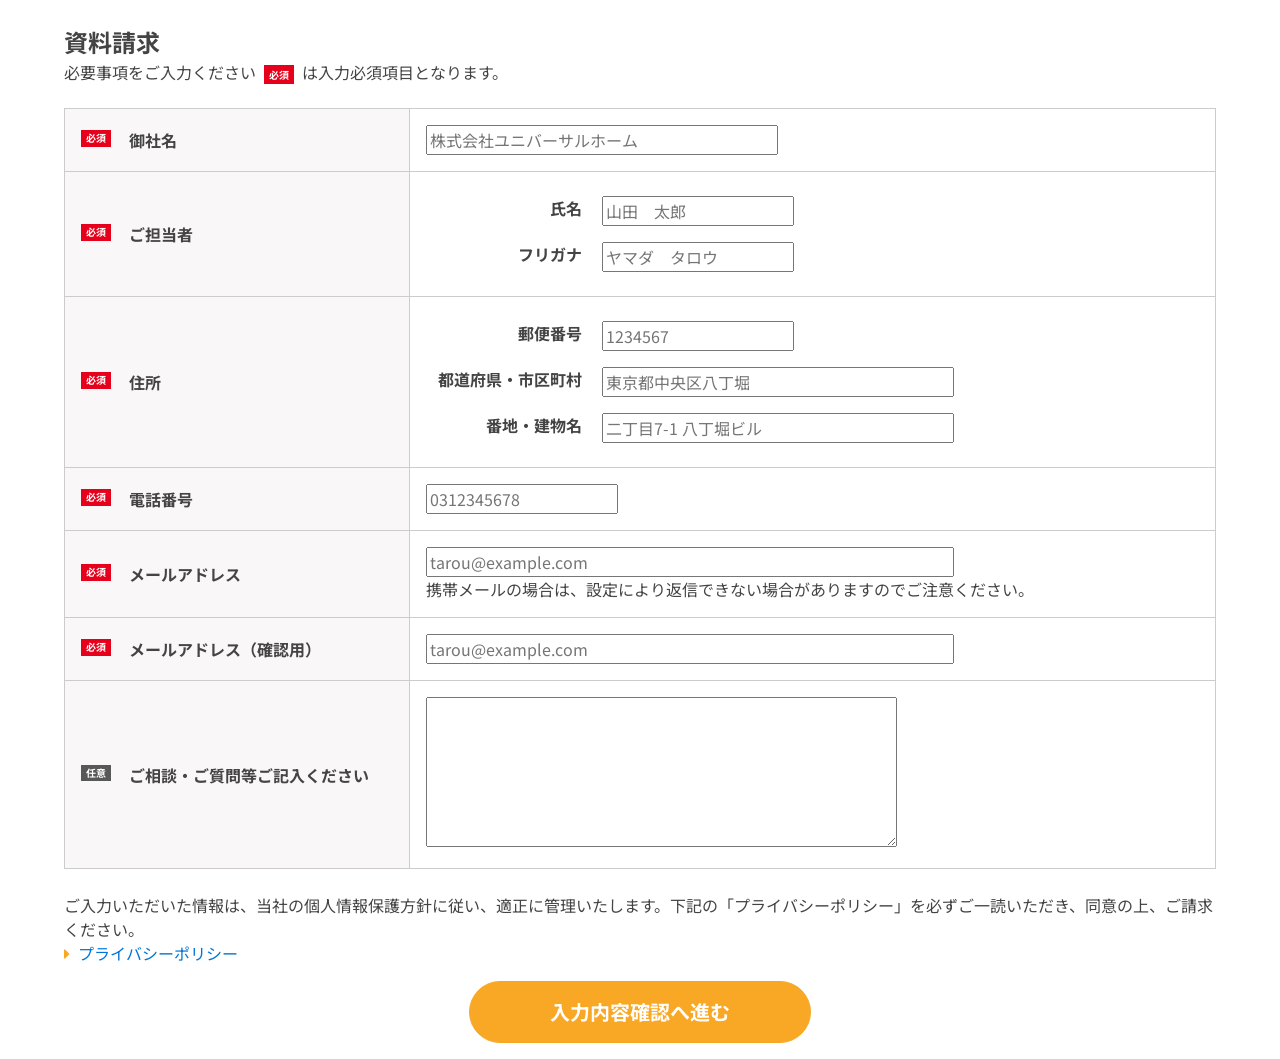
<file: form01.html>
<!doctype html>
<html lang="ja">
    <head>
        <meta charset="UTF-8">
        <meta name="viewport" content="width=device-width, initial-scale=1.0">
        <title>注文住宅FC加盟募集 | ユニバーサルホーム</title>
        <meta name="description" content="ユニバーサルホームFC加盟法人募集。商品力・ブランド力・本部支援により、地域工務店・建設会社の注文住宅事業を支援します。資料請求・個別相談はこちら。">
        <meta property="og:locale" content="ja_JP">
        <meta property="og:title" content="ユニバーサルホームFC加盟法人募集 | 注文住宅事業の成長を支援">
        <meta property="og:description" content="単独経営から、補い合う経営へ。ユニバーサルホームのFCモデルで、地域に選ばれる注文住宅事業へ。">
        <meta property="og:type" content="website">
        <!--// 以下、本番アップ時に置換必須 //-->
        <meta property="og:url" content="https://www.universalhome-fcpartner.co.jp/">
        <meta property="og:image" content="https://www.universalhome-fcpartner.co.jp/img/ogp.jpg">
        <!--// 以上 //-->
        <meta property="og:site_name" content="ユニバーサルホーム FC加盟法人募集">
        <meta name="twitter:card" content="summary_large_image">
        <link rel="icon" href="./img/favicon.ico" type="image/x-icon">
        <link rel="stylesheet" href="./css/reset.min.css">
        <link rel="stylesheet" href="./css/style.css">
        <link rel="stylesheet" href="./css/contact.css">
        <link rel="stylesheet" href="./css/catalog.css">
        <link rel="preconnect" href="https://fonts.googleapis.com">
        <link rel="preconnect" href="https://fonts.gstatic.com" crossorigin>
        <link rel="stylesheet" href="https://pro.fontawesome.com/releases/v5.3.1/css/all.css" integrity="sha384-9ralMzdK1QYsk4yBY680hmsb4/hJ98xK3w0TIaJ3ll4POWpWUYaA2bRjGGujGT8w" crossorigin="anonymous">
        <link href="https://fonts.googleapis.com/css2?family=Noto+Sans+JP:wght@200;400;700;900&display=swap" rel="stylesheet">
        <link href="https://fonts.googleapis.com/css2?family=Noto+Serif+JP:wght@200;400;700&display=swap" rel="stylesheet">
    </head>

    <body>
        <section class="form">
            <!--// 以下、本番アップ時に置換必須 //-->
            <form action="" method="post">
            <!--// 以上 //-->
                <div class="form__body">
                    <h2 class="form__title">資料請求</h2>
                    <p class="form__description">必要事項をご入力ください<span class="required__fields">必須</span>は入力必須項目となります。</p>
                    <div class="formTable">
                        <table class="entryFormTable">
                            <tbody>
                                <tr>
                                    <th><span class="must">御社名</span></th>
                                    <td><input type="text" class="wMiddle" name="name" placeholder="株式会社ユニバーサルホーム" required></td>
                                </tr>
                                <tr>
                                    <th><span class="must">ご担当者</span></th>
                                    <td>
                                        <dl>
                                            <dt>氏名</dt>
                                            <dd><input type="text" class="wShort" name="name" id="name" placeholder="山田　太郎" required></dd>
                                            <dt>フリガナ</dt>
                                            <dd><input type="text" class="wShort" name="rubi" id="rubi" placeholder="ヤマダ　タロウ" required></dd>
                                        </dl>
                                    </td>
                                </tr>
                                <tr>
                                    <th><span class="must">住所</span></th>
                                    <td>
                                        <dl>
                                            <dt>郵便番号</dt>
                                            <dd><input type="text" class="wShort" name="zipcode" id="zipcode" placeholder="1234567" required></dd>
                                            <dt>都道府県・市区町村</dt>
                                            <dd><input type="text" class="wMiddle" name="pref" id="pref" placeholder="東京都中央区八丁堀" required></dd>
                                            <dt>番地・建物名</dt>
                                            <dd><input type="text" class="wMiddle" name="address" id="address" placeholder="二丁目7-1 八丁堀ビル" required></dd>
                                        </dl>
                                    </td>
                                </tr>
                                <tr>
                                    <th><span class="must">電話番号</span></th>
                                    <td><input type="text" class="wShort" name="tel" id="tel" placeholder="0312345678" required></td>
                                </tr>
                                <tr>
                                    <th><span class="must">メールアドレス</span></th>
                                    <td><input type="email" class="wLong imeDis" name="mail01" id="mail01" placeholder="tarou@example.com" required><p>携帯メールの場合は、設定により返信できない場合がありますのでご注意ください。</p></td>
                                </tr>
                                <tr>
                                    <th><span class="must">メールアドレス（確認用）</span></th>
                                    <td><input type="email" class="wLong imeDis" name="mail02" id="mail02" placeholder="tarou@example.com" required></td>
                                </tr>
                                <tr>
                                    <th><span class="optional">ご相談・ご質問等ご記入ください </span></th>
                                    <td><textarea name="message" id="message" rows="6" cols="50"></textarea></td>
                                </tr>
                            </tbody>
                        </table>
                    </div>
                    <div class="privacyCheck">
                        <p>ご入力いただいた情報は、当社の個人情報保護方針に従い、適正に管理いたします。下記の「プライバシーポリシー」を必ずご一読いただき、同意の上、ご請求ください。</p>
                        <p><a href="https://www.universalhome.co.jp/privacy/" target="_blank"><i class="fa fa-caret-right" aria-hidden="true"></i>プライバシーポリシー</a></p>
                        <input type="submit" value="入力内容確認へ進む" id="btnSubmit" class="rollalpha">
                    </div>
            </form>
        </section>
    </body>
</html>
</file>
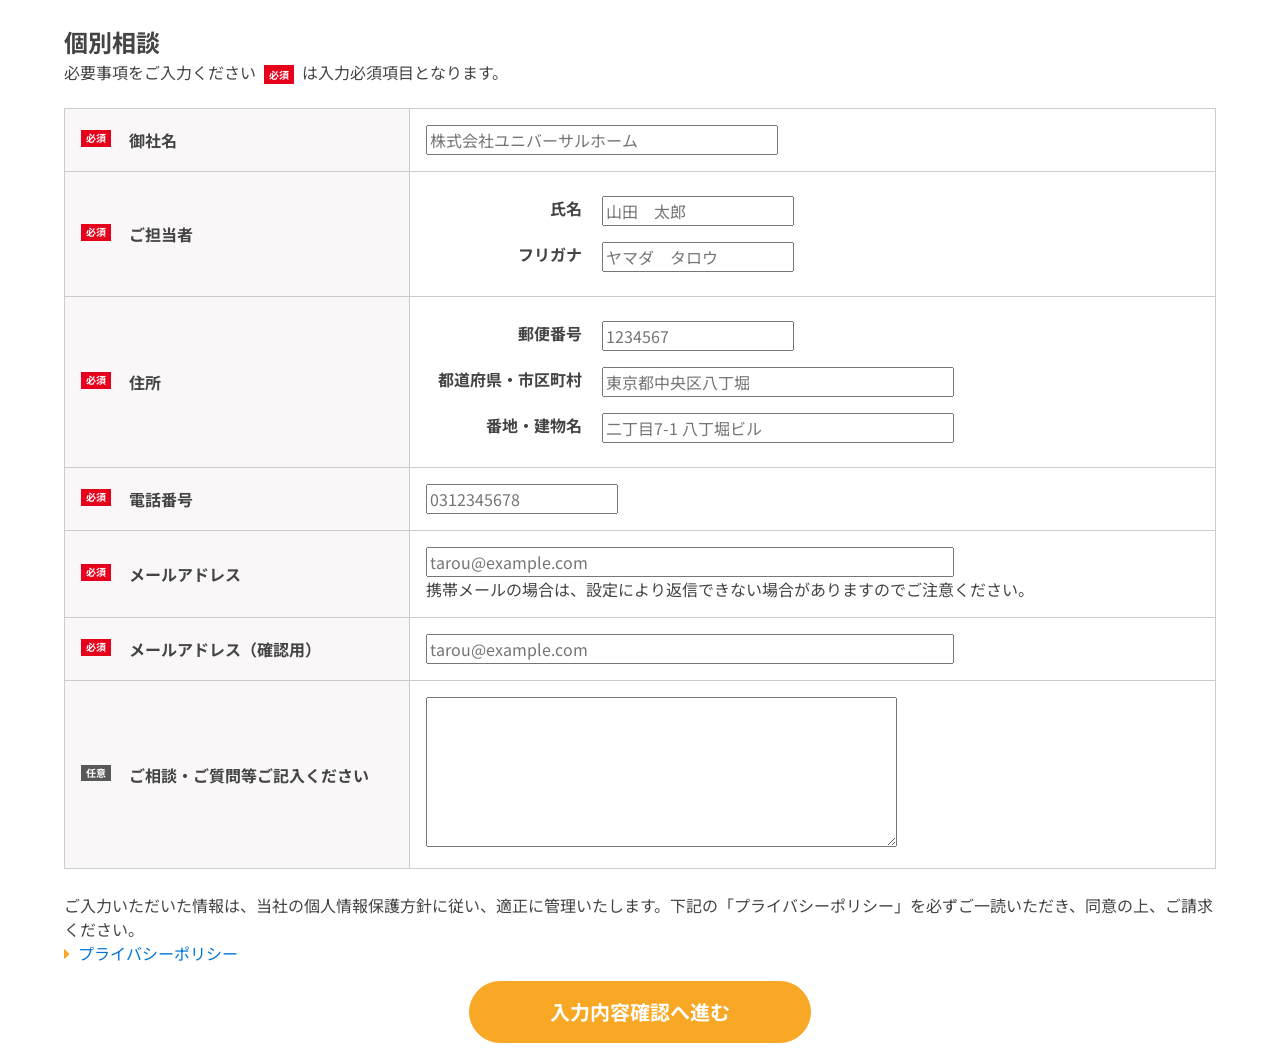
<file: form02.html>
<!doctype html>
<html lang="ja">
    <head>
        <meta charset="UTF-8">
        <meta name="viewport" content="width=device-width, initial-scale=1.0">
        <title>注文住宅FC加盟募集 | ユニバーサルホーム</title>
        <meta name="description" content="ユニバーサルホームFC加盟法人募集。商品力・ブランド力・本部支援により、地域工務店・建設会社の注文住宅事業を支援します。資料請求・個別相談はこちら。">
        <meta property="og:locale" content="ja_JP">
        <meta property="og:title" content="ユニバーサルホームFC加盟法人募集 | 注文住宅事業の成長を支援">
        <meta property="og:description" content="単独経営から、補い合う経営へ。ユニバーサルホームのFCモデルで、地域に選ばれる注文住宅事業へ。">
        <meta property="og:type" content="website">
        <!--// 以下、本番アップ時に置換必須 //-->
        <meta property="og:url" content="https://www.universalhome-fcpartner.co.jp/">
        <meta property="og:image" content="https://www.universalhome-fcpartner.co.jp/img/ogp.jpg">
        <!--// 以上 //-->
        <meta property="og:site_name" content="ユニバーサルホーム FC加盟法人募集">
        <meta name="twitter:card" content="summary_large_image">
        <link rel="icon" href="./img/favicon.ico" type="image/x-icon">
        <link rel="stylesheet" href="./css/reset.min.css">
        <link rel="stylesheet" href="./css/style.css">
        <link rel="stylesheet" href="./css/contact.css">
        <link rel="stylesheet" href="./css/catalog.css">
        <link rel="preconnect" href="https://fonts.googleapis.com">
        <link rel="preconnect" href="https://fonts.gstatic.com" crossorigin>
        <link rel="stylesheet" href="https://pro.fontawesome.com/releases/v5.3.1/css/all.css" integrity="sha384-9ralMzdK1QYsk4yBY680hmsb4/hJ98xK3w0TIaJ3ll4POWpWUYaA2bRjGGujGT8w" crossorigin="anonymous">
        <link href="https://fonts.googleapis.com/css2?family=Noto+Sans+JP:wght@200;400;700;900&display=swap" rel="stylesheet">
        <link href="https://fonts.googleapis.com/css2?family=Noto+Serif+JP:wght@200;400;700&display=swap" rel="stylesheet">
    </head>

    <body>
        <section class="form">
            <!--// 以下、本番アップ時に置換必須 //-->
            <form action="" method="post">
            <!--// 以上 //-->
                <div class="form__body">
                    <h2 class="form__title">個別相談</h2>
                    <p class="form__description">必要事項をご入力ください<span class="required__fields">必須</span>は入力必須項目となります。</p>
                    <div class="formTable">
                        <table class="entryFormTable">
                            <tbody>
                                <tr>
                                    <th><span class="must">御社名</span></th>
                                    <td><input type="text" class="wMiddle" name="name" placeholder="株式会社ユニバーサルホーム" required></td>
                                </tr>
                                <tr>
                                    <th><span class="must">ご担当者</span></th>
                                    <td>
                                        <dl>
                                            <dt>氏名</dt>
                                            <dd><input type="text" class="wShort" name="name" id="name" placeholder="山田　太郎" required></dd>
                                            <dt>フリガナ</dt>
                                            <dd><input type="text" class="wShort" name="rubi" id="rubi" placeholder="ヤマダ　タロウ" required></dd>
                                        </dl>
                                    </td>
                                </tr>
                                <tr>
                                    <th><span class="must">住所</span></th>
                                    <td>
                                        <dl>
                                            <dt>郵便番号</dt>
                                            <dd><input type="text" class="wShort" name="zipcode" id="zipcode" placeholder="1234567" required></dd>
                                            <dt>都道府県・市区町村</dt>
                                            <dd><input type="text" class="wMiddle" name="pref" id="pref" placeholder="東京都中央区八丁堀" required></dd>
                                            <dt>番地・建物名</dt>
                                            <dd><input type="text" class="wMiddle" name="address" id="address" placeholder="二丁目7-1 八丁堀ビル" required></dd>
                                        </dl>
                                    </td>
                                </tr>
                                <tr>
                                    <th><span class="must">電話番号</span></th>
                                    <td><input type="text" class="wShort imeDis" name="tel" id="tel" placeholder="0312345678" required></td>
                                </tr>
                                <tr>
                                    <th><span class="must">メールアドレス</span></th>
                                    <td><input type="email" class="wLong imeDis" name="mail01" id="mail01" placeholder="tarou@example.com" required><p>携帯メールの場合は、設定により返信できない場合がありますのでご注意ください。</p></td>
                                </tr>
                                <tr>
                                    <th><span class="must">メールアドレス（確認用）</span></th>
                                    <td><input type="email" class="wLong imeDis" name="mail02" id="mail02" placeholder="tarou@example.com" required></td>
                                </tr>
                                <tr>
                                    <th><span class="optional">ご相談・ご質問等ご記入ください </span></th>
                                    <td><textarea name="message" id="message" rows="6" cols="50"></textarea></td>
                                </tr>
                            </tbody>
                        </table>
                    </div>
                    <div class="privacyCheck">
                        <p>ご入力いただいた情報は、当社の個人情報保護方針に従い、適正に管理いたします。下記の「プライバシーポリシー」を必ずご一読いただき、同意の上、ご請求ください。</p>
                        <p><a href="https://www.universalhome.co.jp/privacy/" target="_blank"><i class="fa fa-caret-right" aria-hidden="true"></i>プライバシーポリシー</a></p>
                        <input type="submit" value="入力内容確認へ進む" id="btnSubmit" class="rollalpha">
                    </div>
                </div>
            </form>
        </section>
    </body>
</html>
</file>
<file: css/style.css>
@charset "utf-8";

:root {
    /* ---------- カスタムプロパティ(カラー設定ほか) ---------- */
    --white: rgb(255 255 255 / 1.0);
    --transparent-white: rgb(255 255 255 / 0.8);
    --black: rgb(26 26 26 / 1.0);
    --gray: rgb(88 88 88 / 1.0);
    --light-gray: rgb(244 244 244 / 1.0);
    --border-gray: rgb(215 215 215 / 1.0);
    --red: rgb(172 35 47 / 1.0);
    --cta-red: rgb(193 12 23 / 1.0);
    --dark-red: rgb(97 6 12 / 1.0);
    --light-red: rgb(172 35 47 /0.1);

    --thin: 200;
    --regular: 400;
    --bold: 700;
    --exbold: 900;
}

/* ----------- 全体レイアウト設定 ---------- */
html {
    font-family: "Noto Sans JP", sans-serif;
    font-optical-sizing: auto;
    font-weight: 400;
    font-style: normal;
    font-size: 16px;
    background-color: var(--white);
    color: var(--black);
    padding-top: env(safe-area-inset-top);
    padding-bottom: env(safe-area-inset-bottom);

}
.break,
.s-break {
    display: block;
}
a {
    display: block;
}
strong{
    color: var(--red);
    font-weight: var(--exbold);
}
.sp p.limitations__description.sp, p.group__description.sp, p.performance__footnote.sp, p.group__footnote.sp, p.closing__description.sp, h4.voice__card-title.sp {
    display: none;
}
.pc {
    display: block;
}
.m-container{
    margin: 0 auto;
}
.s-container{
    max-width: 90%;
    margin: 0 auto;
}
th{
    text-align: left;
}
.cta {
    position: relative;
    display: flex;
    align-items: center;
    justify-content: center;
    margin: 0 auto;
    padding: 1rem 1rem 1.3rem;
    width: 90%;
    background-image: url(../img/button_bg.png);
    background-size: contain;
    background-repeat: repeat-x;
    color: var(--white);
    font-size: 24px;
    font-weight: var(--bold);
    text-decoration: none;
    white-space: nowrap;
}

.cta::after {
    content: "";
    width: 32px;
    height: 24px;
    margin-left: 1rem;
    background-image: url('../img/right_arrow.png');
    background-size: contain;
    background-repeat: no-repeat;
    background-position: center;
}

.red_title {
    display: flex;
    width: 100%;
    color: var(--white);
    align-items: center;
    justify-content: center;
    font-size: 2rem;
/*    padding: 60px 0 50px;*/
    background-image: url('../img/title_bg.png');
    background-size: cover;
    background-repeat: no-repeat;
    background-position: center;
    background-color: var(--red);
}

.parentheses {
    position: relative;
    display: flex;
    align-items: center;
    justify-content: center;
    padding: 3rem 4rem;
    font-size: 2rem;
}

.parentheses::before,
.parentheses::after {
    /* content: ""; */
    position: absolute;
    top: 50%;
    width: 14px;
    height: 84px;
    transform: translateY(-50%);
    border-top: 4px solid var(--black);
    border-bottom: 4px solid var(--black);
}

.parentheses::before {
    left: 16px;
    border-left: 4px solid var(--black);
}

.parentheses::after {
    right: 16px;
    border-right: 4px solid var(--black);
}
body.is-modal-open {
    overflow: hidden;
}

.market__title,
.cooperation__title,
.results__title,
.closing__title {
    font-family: "Noto Serif JP", serif;
    font-weight: var(--thin);
}
.double-underline {
    padding-bottom: 0.5rem;
    display: inline;
    background-image:
        linear-gradient(
            to bottom,
            transparent calc(100% - 8px),
            var(--red) calc(100% - 8px),
            var(--red) calc(100% - 6px),
            transparent calc(100% - 6px),

            transparent calc(100% - 4px),
            var(--red) calc(100% - 4px),
            var(--red) calc(100% - 2px),
            transparent calc(100% - 2px)
        );
}
/* ----------- form ---------- */
.form__body {
    width: 90%;
    margin: 0 auto;
    padding-top: 1.5rem;
}

/* ----------- modal ---------- */
.open__modal {
    cursor: pointer;
}
.modal {
    position: fixed;
    inset: 0;
    opacity: 0;
    visibility: hidden;
    transition: opacity 0.3s ease, visibility 0.3s ease;
    z-index: 1000;
    height: 100vh;
    overflow-y: auto;
}

.modal.is-active {
    opacity: 1;
    visibility: visible;
}

.modal__overlay {
    display: flex;
    align-items: center;
    justify-content: center;
    min-height: 100vh;
    background: rgb(0 0 0 / 75%);
}

.modal__content {
    position: relative;
    width: 90%;
    margin: 0 auto;
    padding: 0 0 3rem;
    background: var(--white);
    z-index: 1;
}

/* ----------- FAQ ---------- */
.faq__question {
    position: relative;
    padding-right: 3rem;
    cursor: pointer;
}
.faq__question::after {
    content: "";
    position: absolute;
    top: 50%;
    right: 1rem;
    width: 0.875rem;
    height: 0.875rem;
    border-right: 0.25rem solid var(--black);
    border-bottom: 0.25rem solid var(--black);
    transform: translateY(-70%) rotate(45deg);
    transition: transform 0.3s ease;
}
.faq__item.is-open .faq__question::after {
    transform: translateY(-30%) rotate(-135deg);
}
.faq__answer {
    display: grid;
    grid-template-rows: 0fr;
    transition: grid-template-rows 0.3s ease, margin-bottom 0.3s ease, padding 0.3s ease;
}

.faq__answer-inner {
    overflow: hidden;
}

.faq__item.is-open .faq__answer {
    grid-template-rows: 1fr;
    margin: 1.5rem 0;
    background-color: var(--light-gray);
    border-top: 1px solid var(--border-gray);
    border-bottom: 1px solid var(--border-gray);
    padding:22px 0;
    line-height: 2;
}


/* ----------- form ---------- */
.required__fields,
.optional__fields {
    font-size:0.625rem;
    padding: 0.2rem 0.5rem;
    margin: 0 0.5rem;
    background-color: var(--red);
    color: var(--white);
}
.optional__fields{
    background-color: var(--gray);
}


/* ======================
   スマートフォン（〜767px）
   ====================== */
/* ----------- hero ---------- */
.hero {
    position: relative;
    aspect-ratio: 1920 / 1080;
    margin-bottom: 50px;
}
.hero::after {
    content: "";
    position: absolute;
    inset: 0;
    background-color: rgb(0 0 0 / 51%);
    z-index: 1;
    height: 160%;
}
.hero__video {
    position: absolute;
    inset: 0;
    width: 100%;
    height: 160%;
    object-fit: cover;
    z-index: 0;
}
.hero .m-container {
    position: absolute;
    color: var(--white);
    z-index: 2;
    left: 5%;
    bottom: -110px;
}
.hero .hero__title {
    display: none;
}
.hero .hero__subtitle {
    font-size: 0.875rem;
    margin-bottom: 0.5rem;
}
.hero .hero__description {
    font-size: 0.875rem;
}

/* ----------- inquiry ---------- */  
.inquiry__list {
    margin-bottom: 50px;
}
.inquiry__item {
    margin-bottom: 18px;
}

/* ----------- market ---------- */
.market {
    background-image: url('../img/market01_sp.jpg');
    background-repeat: no-repeat;
    background-size: cover;
    background-position: right 10% center;
}
.market .m-container {
    padding: 108px 5% 32px;
}
.market .market__title {
    font-size: 1.25rem;
    margin-bottom: 30px;
}
.market .market__description {
    font-size: 0.8rem;
}

/* ----------- challenges ---------- */
.challenges {
    background-image: url('../img/challenges_bg.jpg');
    background-size: cover;
    background-position: center;
    padding-bottom: 48px;
    padding-top: 3rem;
}
.challenges__title {
    font-size: 0;
    background-image: url('../img/challenges_title.png');
    background-repeat: no-repeat;
    background-size: contain;
    aspect-ratio: 837 / 88;
    max-width: 837px;
    max-height: 88px;
    width: 90%;
    margin: 0 auto 1rem;
}
.challenges__list {
    width: 90%;
    margin: 0 auto;
}
.challenges__item {
    width: 100%;
    padding: 1rem 0;
    background: var(--white);
    border-bottom: 6px solid var(--red);
    text-align: center;
}
.challenges__item {
    width: min(280px, 100%);
    margin-bottom: 36px;
    font-weight: var(--bold);
    font-size: 0.875rem;
}
.challenges__item:nth-child(odd) {
    margin-right: auto;
}
.challenges__item:nth-child(even) {
    margin-left: auto;
}
.challenges__emphasis{
    color: var(--red);
    font-size:1rem;
}
.challenges__subtitle {
    font-size: 0.875rem;
    font-weight: var(--bold);
    text-decoration: underline dashed var(--red) 5px;
    text-underline-offset: 0.25em;
    line-height: 2;
    width: fit-content;
    text-align: center;
    margin: 0 auto;
}

/* ----------- limitations ---------- */
.limitations {
    background-color: var(--light-gray);
}
.limitations__title {
    font-size: 0;
    background-image: url('../img/solution_ttl.png');
    background-repeat: no-repeat;
    background-size: cover;
    aspect-ratio: 750 / 216;
    width: 100%;
    margin: 0 auto;
    max-height: 140px;
}
.limitations .m-container {
    padding: 2.5rem 0;
}
.limitations .s-container {
    background-color: var(--white);
    box-shadow: 0px 3px 16px rgba(0, 0, 0, 0.16);
    padding: 40px;
}
.limitations__list {
    display: grid;
    grid-template-columns: repeat(2, 1fr);
    gap: 1rem;
}
.limitations__item {
    position: relative;
    display: flex;
    aspect-ratio: 1;
    font-size: 0;
    background-repeat: no-repeat;
    background-size: contain;
}
.limitations__item.one {
    background-image: url('../img/limitations_icon01.jpg');
}
.limitations__item.two {
    background-image: url('../img/limitations_icon02.jpg');
}
.limitations__item.three {
    background-image: url('../img/limitations_icon03.jpg');
}
.limitations__item.four {
    background-image: url('../img/limitations_icon04.jpg');
}
.limitations__arrow {
    display: block;
    aspect-ratio: 138 / 133;
    width: 108px;
    margin: 40px auto 50px;
    font-size: 0;
    background-image: url('../img/bottom_arrow.png');
    background-size: contain;
    background-repeat: no-repeat;
}
.limitations__description{
    display: block;
    width: 90%;
    margin: 0 auto;
    background-color: var(--white);
    border: 4px solid var(--red);
    font-size: .75rem;
    text-align: center;
    padding: 0.5rem;
}

/* ----------- comparison ---------- */
.comparison {
    font-size: 0.875rem;
}
.comparison__title {
    font-size: 0;
    background-image: url('../img/comparison_title.png');
    background-repeat: no-repeat;
    background-size: contain;
    aspect-ratio: 602 / 106;
    max-width: 602px;
    max-height: 106px;
    width: 90%;
    margin: 2rem auto;
}
.comparison__image {
    width: 90%;
    margin: 0 auto;
}
.comparison__group-title {
    display: block;
    margin: 1rem auto 1.5rem;
    text-align: center;
    width: 90%;
    border-bottom: 2px solid var(--black);
}
.comparison .s-container{
    height: 100%;
    margin-bottom: 60px;
    padding: 1rem 0;
    box-shadow: 0px 3px 16px rgba(0, 0, 0, 0.16);
}
.comparison__box h4{
    display: block;
    width: 90%;
    text-align: center;
    font-weight: var(--exbold);
    color: var(--white);
    border-radius: 10px 10px 0 0;
    margin: 0 auto;
    padding: 0.875rem;
}
.comparison__box--strength h4{
    background-color: var(--red);
}
.comparison__box--weakness h4{
    background-color: var(--gray);
}
.comparison__list{
    display: block;
    width: 90%;
    padding: 1rem;
    margin: 0 auto 44px;
    box-shadow: 0px 3px 16px rgba(0, 0, 0, 0.16);
}
.comparison__conclusion {
    font-size: 2rem;
}
.comparison__conclusion {
    display: block;
    margin: 50px auto;
    text-align: center;
    font-size: 1rem;
    width: 90%;
}

/* ----------- cooperation ---------- */
.cooperation {
    width: 100%;
    padding: 64px 0;
    aspect-ratio: 750 / 792;
    background-image: url('../img/cooperation01.jpg');
    background-size: cover;
    background-repeat: no-repeat;
    background-position: center;
}
.cooperation .m-container {
    width: 90%;
    aspect-ratio: 675 / 583;
    background-color: rgba(255, 255, 255, 0.94);
    margin: 0 auto;
    padding: 32px;
}
.cooperation .cooperation__title {
    width: 100%;
    display: block;
    border-top: 2px solid var(--black);
    border-bottom: 2px solid var(--black);
    font-size: 1rem;
    padding: 24px 0;
    margin: 0 auto 20px;
    text-align: center;
}
.cooperation .cooperation__description {
    font-size: 0.875rem;
    display: block;
    margin: 0 auto;
    text-align: left;
    line-height: 2rem;
}

/* ----------- orders ---------- */
.orders__title {
    font-size: 0;
    background-image: url('../img/orders_title.png');
    background-repeat: no-repeat;
    background-size: contain;
    aspect-ratio: 750 / 140;
    width: 100%;
    margin: 0 auto 1rem;
    max-height: 140px;
}
.orders .m-container {
    width: 90%;
    margin: 0 auto;
}
.orders .s-container {
    max-width: 100%;
    width: 100%;
}
.orders .orders__image {
    width: 100%;
    margin: 0 auto 30px;
}
.orders .orders__description {
    font-size: 0.875rem;
    margin: 0 auto 48px;
}
.orders .orders__block {
    width: 100%;
    margin: 0 auto 50px;
    box-shadow: 0px 3px 16px rgba(0, 0, 0, 0.16);
    padding: 40px 0;
}
.orders .orders__block .orders__block-title {
    display: block;
    margin: 0 auto 2.5rem;
    text-align: center;
    color: var(--red);
    font-weight: var(--bold);
    font-size: 1.25rem;
}
.orders .orders__block--confidence {
    background: url('../img/triangle.png') left top / 25% no-repeat, url('../img/confidence.png') right bottom / 35% no-repeat;
}
.orders .orders__block--product-appeal {
    background: url('../img/triangle.png') left top / 25% no-repeat, url('../img/product-apeal.png') right bottom / 35% no-repeat;
}
.orders .orders__block--co-creation {
    background: url('../img/triangle.png') left top / 25% no-repeat, url('../img/co-coreation.png') right bottom / 35% no-repeat;
}
.orders .orders__block .orders__block-description {
    font-size: 0.875rem;
    margin: 0 auto 30px;
    width: 90%;
}
.orders .orders__block .orders__list {
    margin: 0 auto 30px;
    width: 90%;
}
.orders .orders__block .orders__item{
    position: relative;
    padding-left: 1.5rem;
    font-size: 0.875rem;
}
.orders .orders__block .orders__item::before {
    position: absolute;
    content: "";
    width: 1rem;
    height: 1.5rem;
    left: 0;
    background-image: url('../img/checkmark.png');
    background-size: contain;
    background-repeat: no-repeat;
    background-position: center;
}


/* ----------- results ---------- */
.results {
    background-image: url('../img/results01.jpg');
    background-size: cover;
    background-repeat: no-repeat;
    aspect-ratio: 750 / 646;
    color: var(--white);
    padding: 48px 5%;
    margin-bottom: 36px;
}
.results .m-container {
    display: block;
    justify-content: space-between;
    gap: 36px;
    position: relative;
}
.results .results__title {
    font-size: 1.1rem;
    margin-bottom: 1rem;
}
.results .results__text {
    flex: 1;
}
.results .results__description {
    font-size: 0.875rem;
    line-height: 2;
}
.results .results__photo {
    display: flex;
    width: 100%;
    position: relative;
    margin-top: 1rem;
}

/* ----------- management ---------- */
.management__title {
    font-size: 0;
    background-image: url('../img/management_title.png');
    background-repeat: no-repeat;
    background-size: contain;
    aspect-ratio: 511 / 88;
    max-width: 511px;
    max-height: 88px;
    width: 90%;
    margin: 0 auto 1rem;
}
.management__features {
    font-size: 0;
    aspect-ratio: 624 / 482;
    background-image: url('../img/management.png');
    background-repeat: no-repeat;
    background-size: contain;
    width: 90%;
    margin: 25px auto 80px;
}

/* ----------- performance ---------- */
.performance {
    background-color: var(--light-gray);
    padding-bottom: 6rem;
}
.performance__title {
    font-size: 0;
    background-image: url('../img/performance_title.png');
    background-repeat: no-repeat;
    background-size: cover;
    aspect-ratio: 750 / 140;
    width: 100%;
    margin: 0 auto 1rem;
    max-height: 140px;
}
.performance .performance__subtitle {
    font-size: 0;
    background-image: url('../img/performance_subtitle.png');
    background-repeat: no-repeat;
    background-size: contain;
    aspect-ratio: 446 / 103;
    max-width: 446px;
    margin: 0 auto 62.5px;
}
.performance .performance__card {
    width: 100%;
    margin: 0 auto 4.5rem;
    padding: 25px 0 35px;
    font-size: 0;
    background-size: contain;
    background-repeat: no-repeat;
}
.performance .performance__card--results_1 {
    aspect-ratio: 560 /250;
    background-image: url('../img/results_1_0.png');
}
.performance .performance__card--results_2 {
    aspect-ratio: 560 / 250;
    background-image: url('../img/results_2_0.png');
}
.performance .performance__card--results_3 {
    aspect-ratio: 560 / 250;
    background-image: url('../img/results_3_0.png');
}

.performance .performance__card--results_4 {
    aspect-ratio: 560 / 250;
    background-image: url('../img/results_4_0.png');
}

.performance .performance__footnote {
    color: #4B4444;
    font: normal normal normal 12.5px / 18px Hiragino Sans;
    text-align: center;
    padding: 0 .5rem;
}

/* ----------- award ---------- */
.award .m-container {
    width: 90%;
    border-top: 9px solid var(--red);
    margin: 50px auto;
    padding: 0 0 28px;
    box-shadow: 0px 3px 16px rgba(0, 0, 0, 0.16);
}
.award .award__card-title {
    font-size: 1.5rem;
    font-weight: var(--bold);
    margin: 1.25rem auto 0.5rem;
    text-align: center;
}
.award .award__list {
    width: 81%;
    display: flex;
    margin: 0 auto;
    gap: 1.5rem;
}
.award .award__item {
    font-size: 0;
    aspect-ratio: 372 / 184;
    background-repeat: no-repeat;
    background-size: contain;
    position: relative;
}
.award__item:not(:last-child)::after {
    content: "";

    position: absolute;
    top: 10%;
    right: -16px;

    width: 1px;
    height: 80%;

    background-color: var(--border-gray);
}

.award .award__result-gooddesign {
    width: 33%;
    background-image: url('../img/good-design.png');
}
.award .award__result-kidsdesign {
    width: 34%;
    background-image: url('../img/kids-design.png');
}
.award .award__result-japan {
    width: 33%;
    background-image: url('../img/jra.png');
}
/* ----------- group ---------- */
.group {
    margin-bottom: 5rem;
}
.group .group__title {
    font-size: 0;
    background-image: url('../img/group_title.png');
    background-repeat: no-repeat;
    background-size: contain;
    aspect-ratio: 595 / 88;
    max-width: 595px;
    max-height: 88px;
    width: 90%;
    margin: 5rem auto 3.75rem;
}

p.group__description {
    font: normal normal bold 20px / 36px Hiragino Sans;
}

.group .m-container{
    position: relative;
    width: 90%;
    margin: 0 auto;
    text-align: center;
    font-size: 1.25rem;
}
.group .s-container{
    font-size: 0;
    background-image: url('../img/group_text.png');
    background-size: contain;
    background-repeat: no-repeat;
    aspect-ratio: 710 / 195;
    width: 100%;
}
.group .group__logo {
    display: block;
    font-size: 0;
    aspect-ratio: 410 / 120;
    width: 50%;
    margin: 0 auto;
    max-width: 410px;
    max-height: 120px;
}

p.group__footnote {
    color: #4B4444;
    font-size: .875rem;
    text-align: center;
    padding: 3rem 0;
}
/* ----------- voice ---------- */
.voice {
    margin-bottom: 5rem;
}
.voice .voice__title {
    font-size: 0;
    background-image: url('../img/voice_title.png');
    background-repeat: no-repeat;
    background-size: cover;
    aspect-ratio: 750 / 139;
    width: 100%;
    margin: 3.75rem auto 2.5rem;
    max-height: 140px;
}
.voice .voice__card {
    width: 90%;
    margin: 0 auto 40px;
    padding-block: 60px;
    padding-inline: 2rem;
    background-color: var(--light-gray);
    display: grid;
    grid-template-columns: 146px 1fr auto;
    align-items: center;
    gap: 2rem;
    cursor: pointer;
}

.voice__card-image {
    width: 146px;
    aspect-ratio: 1;
    border-radius: 50%;
    object-fit: cover;
}

img.voice___card-image.voice___card-image2 {
    object-position: left;
}

.voice__card-heading {
    margin-bottom: 1.5rem;
    font-size: 1.2rem;
    font-weight: var(--bold);
    line-height: 1.6;
}

.voice__card-heading strong {
    color: var(--red);
}

.voice__card-title {
    font-size: 1rem;
    font-weight: var(--bold);
    margin-bottom: 1rem;
}

.voice__card-description {
    position: relative;
    padding-right: 45px;
    font-size: 1rem;
    font-weight: var(--bold);
    white-space: nowrap;
    text-align: right;
}

.voice__card-description::after {
    content: "";
    position: absolute;
    top: 50%;
    right: 0;
    width: 40px;
    aspect-ratio: 1;
    background-image: url("../img/plus.png");
    background-size: contain;
    background-repeat: no-repeat;
    transform: translateY(-50%);
}
.voice .voice__card {
    display: block;
}
.voice .voice___card-image {
    border-radius: 50%;
    width: 145px;
    height: 145px;
    object-fit: cover;
    margin: 0 auto;
}

/* ----------- modal ---------- */
.modal .modal__header {
    display: flex;
    background-color: var(--red);
    color: var(--white);
    align-items: center;
    justify-content: flex-start;
    margin-bottom: 3rem;
}
.modal .modal__body {
    margin-top: 30px;
}
.modal .modal__close {
    position: fixed;
    top: 0;
    right: 5%;
    cursor: pointer;
    z-index: 100;
}
.modal .modal__header-body {
    width: 100%;
    padding: 1rem 5rem 1rem 13rem;
}
.modal .modal__title {
    font: normal normal normal 30px/45px Hiragino Sans;
}

.modal h4 {
    font: normal normal normal 20px/40px Hiragino Sans;
    padding-top: 1rem;
}

.modal .modal__subtitle {
    font-size: 1.25rem;
}
.modal .modal__title-emphasis {
    color: var(--white) !important;
}
.modal .modal__info {
    width: 90%;
    margin: 0 auto 1rem;
}
.modal__company,
.modal__shop {
    border: 1px solid var(--gray);
    padding: 0.875rem;
    margin-bottom: 1rem;
}

.modal__company-list,
.modal__shop-list {
    display: grid;
    grid-template-columns: 96px 1fr;
    gap: 1rem;
    align-items: center;

    margin: 0;
}

.modal__company-term,
.modal__shop-term {
    display: flex;
    align-items: center;
    justify-content: center;
    padding: 0.8rem 1rem;
    background-color: var(--red);
    color: var(--white);
    font-size: 0.875rem;
    font-weight: var(--bold);
    text-align: center;
}

.modal__company-term {
    background-color: var(--gray);
}

.modal__company-description,
.modal__shop-description {
    margin: 0;
    line-height: 1.8;
    font-size: 0.875rem;
}
.modal__text {
    width: 90%;
    margin:0 auto;
}
.modal__question {
    position: relative;
    padding: 2rem 0 0 2rem;
    font-size: 1.75rem;
    font-weight: var(--bold);
    line-height: 1.6;
    margin-bottom: 2rem;
}
.modal__question::before {
    content: "“";
    position: absolute;
    top: 0.2rem;
    left: 1rem;
    z-index: 0;
    color: hsl(0 0% 85%);
    font-size: 7rem;
    line-height: 1;
    font-family: serif;
    z-index: -1;
}
.modal__question strong,
.modal__question {
    position: relative;
    z-index: 1;
}
.modal__answer {
    margin-bottom: 2rem;
}

/* .modal .modal__facephoto {
    width: 30%;
} */
.modal__photo-image {
    margin: 0 auto;
}
/* ----------- products ---------- */
.products {
    width: 100%;
    background-color: var(--light-gray);
    padding: 4rem 0;
    position: relative;
}
.products__title{
    font-size: 40px;
    line-height: 135px;
    text-align: center;
    background-image: url('../img/products_title.png');
    background-size: contain;
    background-repeat: no-repeat;
    aspect-ratio: 710 / 195;
    width: 100%;
}
.products__list {
    width: 90%;
    margin: 0 auto 0;
    padding: 60px 0;
    border-top: 4px solid var(--red);
    background-color: var(--white);
}
.products__item {
    margin: 0 1rem 50px;
}
.products__item-title {
    font-size: 1rem;
    font-weight: var(--exbold);
    display: flex;
    align-items: center;
    justify-items: center;
}
.products__item-number {
    margin:0 2rem 18px 0;
    width: 2rem;
}
.products__content {
    width: 80%;
    margin: 0 auto;
}
.products__feature-list {
    list-style-type: disc;
    list-style-position: inside;
}
.products__feature-item {
    font-size: 0.875rem;
    margin-bottom: 0.875rem;
}

/* ----------- support ---------- */
.support {
    margin-bottom: 3rem;
}
.support__title {
    font-size: 0;
    background-image: url('../img/support_title.png');
    background-repeat: no-repeat;
    background-size: contain;
    aspect-ratio: 512 / 88;
    max-width: 512px;
    max-height: 88px;
    width: 90%;
    margin: 3.75rem auto 2rem;
}

.support__subtitle {
    font-size: 0;
    background-image: url('../img/support_subtitle.png');
    background-repeat: no-repeat;
    background-size: contain;
    aspect-ratio: 596 / 138;
    max-width: 596px;
    max-height: 138px;
    margin: 0 auto 2rem;
    width: 90%;
}
.support__card {
    width: 90%;
    margin: 0 auto 30px;
    padding: 0 0 20px;
    background-color: var(--light-gray);
    text-align: center;
}
.support__card-number {
    width: 100%;
    font-size: 1.25rem;
    border-radius: 0.5rem 0.5rem 0 0;
    color: var(--white);
    background-color: var(--red);
    padding: 0.5rem 0;
}
.support__card-image {
    width: 100%;
    margin-bottom: 2rem;
}
.support__card-title {
    font-size: 1rem;
    font-weight: var(--bold);
    margin-bottom: 1rem;
}
.support__list{
    font-size: 0.875rem;
    text-align: left;
    padding: 0 1rem;
    list-style: inside;
}
.support__card-description,
.support__item {
    font-size: 0.875rem;
    /* font-weight: var(--bold); */
}
/* ----------- introduction ---------- */
.introduction__title {
    font-size: 0;
    background-image: url('../img/introduction_title.png');
    background-repeat: no-repeat;
    background-size: contain;
    aspect-ratio: 750 / 140;
    width: 100%;
    margin: 3.75rem auto 0;
    max-height: 140px;
}

.introduction__subtitle {
    font-size: 0;
    background-image: url('../img/introduction_subtitle.png');
    background-repeat: no-repeat;
    background-size: contain;
    background-position: center;
    aspect-ratio: 272 / 88;
    max-width: 512px;
    max-height: 88px;
    width: 90%;
    margin: 0 auto 2.5rem;
}

.introduction .m-container {
    background-color: var(--light-gray);
    padding: 5rem 0 3rem;
}
.introduction .introduction__list {
    font-size: 0;
    width: 150px;
    height: auto;
    aspect-ratio: 223 / 877;
    margin: 2rem auto 0;
    background-image: url('../img/introduction_sp.png');
    background-repeat: no-repeat;
    background-size: contain;
}

/* ----------- faq ---------- */
.faq .m-container {
    width: 90%;
    margin: 0 auto 80px;
}
.faq .faq__title {
    font-size: 0;
    background-image: url('../img/faq_title.png');
    background-repeat: no-repeat;
    background-size: contain;
    background-position: center;
    aspect-ratio: 302 / 88;
    max-width: 512px;
    max-height: 88px;
    width: 90%;
    margin: 2.5rem auto 2rem;
}
.faq .faq__question {
    height: 2rem;
    background-image: url('../img/question.png');
    background-repeat: no-repeat;
    background-size: 2rem 2rem;
    background-position: 0.5rem;
    padding-left: 3rem; 
    margin-bottom: 1rem;
}
.faq .faq__answer-inner {
    background-image: url('../img/answer.png');
    background-repeat: no-repeat;
    background-size: 2rem 2rem;
    background-position: 0.5rem 0;
    padding-left: 3rem;
    margin-bottom: 0;
}
/* ----------- closing ---------- */
.closing {
    background-image: url('../img/footer.jpg');
    background-size: cover;
    background-repeat: no-repeat;
    background-position: center;
    color: var(--white);
    padding-block: 50px;
    padding-inline: clamp(24px, 8vw, 120px);
}
.closing .closing__title {
    width: fit-content;
    display: block;
    margin: 0 auto;
    line-height: 4rem;
    border-top: 2px solid var(--white);
    border-bottom: 2px solid var(--white);
    font-size: 1rem;    
}
.closing .closing__description {
    font-size: 1rem;
    margin: 1.5rem auto;
    width: fit-content;
    text-align: center;
}
.closing .closing__list {
    display: block;
    width: 100%;
    margin: 0 auto;
}
.closing .closing__item {
    margin-bottom: 1rem;
    flex: 1;
}
/* ----------- footer ---------- */
.footer {
    background-color: var(--light-gray);
    padding: 48px 0 72px;
    color: var(--gray);
}
.footer .footer__logo {
    font-size: 0;
    background-image: url('../img/ig_universalhome_logo.png');
    background-repeat: no-repeat;
    background-size: contain;
    width: 80%;
    max-width: 549px;
    max-height: 94px;
    aspect-ratio: 375 / 64;
    margin: 0 auto 32px;
}
.footer .footer__logo a {
    width: 100%;
    height: 100%;
}
.footer .footer__title {
    font-size: .8rem;
    font-weight: var(--bold);
    margin-bottom: 40px;
    text-align: center;
}
.footer .footer__list {
    width: fit-content;
    display: flex;
    gap: 2rem;
    margin: 0 auto;
}
.footer .footer__item {
    align-content: center;
    font-size: .75rem;
}
.footer .instagram {
    width: 2rem;
    height: 2rem;
    font-size: 0;
    background-image: url('../img/icon_instagram.png');
    background-repeat: no-repeat;
    background-size: contain;
}
.footer .instagram a{
    width: 100%;
    height: 100%;
}
/* ----------- float__inquiry ---------- */
.float__header{
    background-color: var(--transparent-white);
    position: fixed;
    left: 0;
    top: 0;
    width: 100%;
    padding: 1rem 0;
    z-index: 999;
    transition: opacity 0.3s ease;
}

/* .float__header > .m-container {
    margin-left: .5rem;
} */

.float__header h2 {
    font-size: 0;
    background-image: url('../img/ig_universalhome_logo.png');
    background-repeat: no-repeat;
    background-size: contain;
    background-position: center;
    width: 35%;
    max-width: 350px;
    height: auto;
    aspect-ratio: 549 / 94;
    margin-left: .5rem;
    display: block;
}
.float__header h2 a {
    width: 100%;
    height: 100%;
}

/* ----------- float__inquiry ---------- */
.float__inquiry {
    background-color: var(--transparent-white);
    position: fixed;
    left: 0;
    bottom: 0;
    width: 100%;
    padding: 1rem 0;
    z-index: 999;
    transition: opacity 0.3s ease;
    display: flex;
}
.float__inquiry .m-container {
    justify-content: space-between;
    align-items: center;
    width: 90%;
    margin: 0 auto;
}
.float__inquiry.is-hidden {
    opacity: 0;
    pointer-events: none;
}
.float__inquiry__list {
    display: flex;
    width: fit-content;
    gap: 2rem;
    width: 100%;
}
.float__inquiry__item {
    width: 100%;
}
.float__inquiry__list .cta {
    width: 100%;
    padding: .875rem .875rem 1rem;
    font-size: 24px;
}

@media (max-width: 767px) {
    .sp, .sp p.limitations__description.sp, p.group__description.sp, p.performance__footnote.sp, p.group__footnote.sp, p.closing__description.sp, h4.voice__card-title.sp {
        display: block;
    }

    .pc {
        display: none;
    }

    .float__header h2 {
        width: 180px;
        margin-left: .5rem;
    }

    .hero .hero__subtitle {
        font-size: 1.1rem;
    }

    .market {
        background-size: cover;
        background-position: center right;
    }

    .market .m-container {
        padding: 200px 5% 100px;
    }

    .market .market__title {
        margin-bottom: 30px;
    }

    .limitations__title, .orders__title, .performance__title, .voice .voice__title, .introduction__title {
        height: 70px;
    }

    .limitations__title {
        background-size: contain;
    }

    .limitations .s-container {
        padding: 1rem;
    }

    .challenges__subtitle {
        font-size: 1.2rem;
        padding: 0 5%;
    }

    .performance .performance__subtitle {
        max-width: 280px;
        margin: 2rem auto;
    }

    .performance .performance__card {
        margin: 0 auto 2rem;
    }

    p.performance__footnote.sp {
        font-size: .7rem;
        text-align: left;
        padding: 0 7%
    }

    .award .award__list {
        width: 100%;
        gap: 5px;
    }

    .award .award__result-gooddesign, .award .award__result-kidsdesign, .award__item.award__result-japan {
        width: 100%;
        max-width: 250px;
        margin: 0 auto;
    }

    .award__item::after {
        display: none;
    }

    .award .award__card-title {
        font-size: .85rem;
    }

    .group .m-container {
        width: 100%;
    }

    p.group__description {
        font-size: 1rem;
        line-height: 1.5;
        padding-top: 0;
    }

    .voice .voice__card {
        padding-block: 30px;
        padding-inline: 0;
    }

    .voice__card-title {
        font-size: 1.15rem;
        text-align: center;
        margin: 2rem 0;
    }

    .s-container {
        margin: 2rem auto;
    }

    .group .group__title {
        margin: 4rem auto 0;
    }

    .group .s-container {
        background-position: center;
        aspect-ratio: auto;
    }

    .group .group__logo {
        margin: 5rem auto 0;
    }

    h2.products__title {
        max-width: 350px;
        margin: 0 auto;
        font-size: 1.15rem;
        line-height: 40px;
    }

    .products__item-number {
        margin: 0 1rem 18px 0;
    }

    .products__content {
        width: 100%;
    }

    .products__item-title {
        font-size: 1.1rem;
    }

    .products__feature-item {
        font-size: 1rem;
    }

    img.products__feature-image {
        padding: 1rem;
    }

    .products__item {
        margin: 0 1rem 0;
    }

    .support__card-title {
        font-size: 1.2rem;
    }

    .support__item {
        font-size: 1rem;
    }

    .introduction__subtitle, .faq .faq__title {
        max-height: 60px;
    }

    p.faq__answer-inner {
        padding-right: 1rem;
    }

    .footer {
        padding: 2rem .5rem;
    }

    .parentheses::before, .parentheses::after {
        height: 50px;
    }

    .parentheses {
        padding: 1rem 2rem;
    }

    .modal__content {
        width: 100%;
    }

    .modal .modal__header {
        flex-direction: column;
    }

    .modal__company-list, .modal__shop-list {
        display: flex;
        flex-direction: column;
    }

    .modal .modal__facephoto {
        width: 100%;
    }

    .modal__company-term, .modal__shop-term {
        width: 100%;
    }

    .modal .modal__header-body {
        width: 100%;
        padding: 2rem 1rem;
    }

    .modal .modal__title {
        font: normal normal normal 1.2rem / 1.75rem Hiragino Sans;
    }

    .modal h4 {
        font: normal normal normal 1rem / 1.25rem Hiragino Sans;
    }

    .modal__company-description, .modal__shop-description {
        font-size: 1rem;
    }

    .modal__question {
        font-size: 1.2rem;
    }

    .cta, .float__inquiry__list .cta {
        font-size: 16px;
    }

    .cta::after {
        height: 16px;
    }
}


/* ======================
   PC（768px〜）
   ====================== */
@media (min-width: 500px) {
    .closing .closing__title {
        font-size: 2rem;    
    }
    .closing .closing__description {
        font-size: 1.25rem;
    }
}
/* ======================
   PC（768px〜）
   ====================== */
@media (min-width: 768px) {
    .m-container {
        max-width: 1440px;
    }
    /* ----------- hero ---------- */
    .hero {
        aspect-ratio: 1440 /850;
        height: 100%;
        margin-bottom: 0;
    }

    .hero::after, .hero__video {
        height: 100%;
    }

    .hero .m-container {
        position: absolute;
        color: var(--white);
        z-index: 2;
        left: 100px;
        bottom: 102px;
    }

    .hero .hero__subtitle {
        font-size: 40px;
        margin-bottom: 68px;
    }
    .hero .hero__description {
        font-size: 21px;
    }

    /* ----------- market ---------- */
    .market {
        background-position: left center;
        
    }

    .market .m-container {
        padding: 123px 220px 159px;
    }

    .market .market__title {
        font-size: 36px;
    }

    .market .market__description {
        font: normal normal normal 16px/36px Hiragino Sans;
    }

    /* ----------- challenges ---------- */
    .challenges .challenges__list {
        display: grid;
        grid-template-columns: repeat(2, 1fr);
        gap: 2rem;
        width: fit-content;
        margin: 50px auto 2.5rem;
    }
    .challenges .challenges__item {
        margin: 0 auto;
        font-size: 21px;
    }

    strong.challenges__emphasis {
        font-size: 27px;
    }

    li.challenges__item {
        width: 450px;
        padding: 26px 7px;
    }

    h3.challenges__subtitle {
        font-size: 32px;
        text-underline-offset: 14.5px;
    }

    /* ----------- limitations ---------- */
    .limitations__title {
        background-size: unset;
    }

    .limitations .m-container {
        padding: 5rem 0;
    }

    .limitations .s-container {
        padding: 51px 112px;
    }

    .limitations .limitations__list {
        grid-template-columns: repeat(4, 1fr);
    }
    .limitations .limitations__description{
        max-width: 918px;
        margin: 0 auto;
        font-size: 2rem;
        font-weight: bold;
        text-align: center;
        background-color: var(--white);
        border:0.25rem solid var(--red);
        padding: 1.5rem;
    }

    /* ----------- cooperation ---------- */
    .comparison__title {
        margin: 80px auto;
    }

    h3.comparison__group-title {
        font-size: 27px;
    }

    h4.comparison__box-title, li.comparison__item {
        font-size: 16px;
    }

    h2.comparison__conclusion {
        font-size: 32px;
        width: 100%;
        margin-bottom: 170px;
    }

    .cooperation {
        padding: 105px 220px;
    }

    .cooperation .cooperation__title {
        font-size: 32px;
    }

    .cooperation .cooperation__description {
        font-size: 20px;
        text-align: left;
        line-height: 36px;
    }

    .comparison__title br {
       display: none;
    }
    .comparison__row {
        display: grid;
        grid-template-columns: 1fr 1fr;
        align-items: stretch;
        width: 100%;
        margin-bottom: 50px;
    }
    .comparison .m-container {
        width: 90%;
    }
    .comparison .s-container {
        width: 100%;
        max-width: 100%;
    }
    .comparison__row--builder .comparison__group {
        order: 1;
    }

    .comparison__row--builder .comparison__image {
        order: 2;
    }
    .comparison__image {
        width: 100%;
        margin: 0 auto;
        aspect-ratio: 620 / 451;
        object-fit: cover;
    }
    .comparison .s-container {
        padding: 6px 0 0;
    }
    .comparison__conclusion br {
        display: none;
    }
    /* ----------- cooperation ---------- */
    .cooperation {
        aspect-ratio: auto;
    }
    .cooperation .m-container {
        aspect-ratio: auto;
    }
    /* ----------- orders ---------- */
    .orders .orders__wrapper {
        margin-top: 80px;
        display: flex;
        align-items: center;
        justify-content: space-between;
        gap: 2rem;
    }
    .orders .orders__image {
        width: 100%;
        margin: 0 auto 80px;
    }
    .orders .s-container {
        display: grid;
        grid-template-columns: repeat(3, 1fr);
        gap: 5rem;
        max-width: 100%;
    }
    .orders__block-description,
    .orders__list {
        width: 80% !important;
    }
    
    .orders .orders__description {
        font-size: 24px;
        margin-bottom: 64px;
    }
    .orders__block {
        height: 518px;
    }
    .orders__block--confidence {
        margin-top: 0 !important;
    }
    .orders__block--product-appeal {
        margin-top: 48px !important;
    }
    .orders__block--co-creation {
        margin-top: 96px !important;
    }

    .orders .orders__block .orders__block-title {
        font-size: 30px;
    }

    .orders .orders__block {
        padding: 94px 0;
        margin: 0 auto 75px;
    }

    .orders .orders__block .orders__block-description {
        font-size: 18px;
        font-weight: bold;
    }

    .orders .orders__block .orders__item {
        font-size: 16px;
        line-height: 28px;
    }

    .orders .orders__block .orders__item::before {
        margin-top: 4px;
    }
    /* ----------- voice ---------- */
    .voice .voice__card {
        display: flex;
        max-width: 1000px;
    }
    /* ----------- results ---------- */
    .results {
        aspect-ratio: auto;
        margin-bottom: 9rem;
        padding: 85px 0 67px 220px;
    }

    .results .results__title {
        font-size: 32px;
        margin-bottom: 57px;
    }
    .results .results__photo {
        display: flex;
        transform: translateY(150px);
    }

    .results .m-container {
        display: flex;
    }

    .results .results__text {
        flex: none;
        width: 520px;
    }

    .results .results__description {
        font-size: 16px;
        line-height: 30px;
    }
    
    /* ----------- management ---------- */
    .management__features {
        margin-bottom: 6.25rem;
        width: 720px;
    }

    /* ----------- performance ---------- */
    .performance__title {
        background-size: auto;
    }
    .performance .performance__subtitle {
        margin-top: 4rem;
    }
    .performance .performance__card {
        width: 100%;
        margin-bottom: 0;
    }
    .performance .s-container {
        display: grid;
        grid-template-columns: repeat(2, 1fr);
        gap: 3rem;
        width: 100%;
    }
    .performance .performance__card--achievement {
        aspect-ratio: auto;
    }
    
    .performance .performance__footnote {
        font: normal normal normal 14px/18px Hiragino Sans;
        margin-top: 32px;
    }

    .red_title, .voice .voice__title {
        background-size: auto;
    }


    /* ----------- products ---------- */
    .products {
        padding: 4rem 220px;
    }
    
    .products__list {
        width: 100%;
    }
    .products__content {
        width: fit-content;
        margin: 0 auto;
    }
    .products__content {
        display: flex;
        align-items: center;
        justify-content: space-between;
        gap: 48px;
    }
    .products__item-number {
        margin:0 2rem 18px 0;
        width: 121px;
    }
    .products__item:nth-child(even) .products__content {
        flex-direction: row-reverse;
    }

    h3.products__item-title {
        font-size: 32px;
    }

    .products__feature-item {
        font-size: 20px;
    }

    .voice__card-heading {
        font-size: 30px;
    }

    .voice__card-title {
        font-size: 20px;
    }

    .voice__card > .s-container {
        width: 100%;
        padding-left: 32px;
    }

    .products__title {
        max-width: 1154px;
        margin: 85px auto 0;
    }
    /* ----------- introduction ---------- */
    .introduction__subtitle {
        margin: 0 auto 4rem;
    }
    .introduction .introduction__list {
        background-image: url('../img/introduction_pc.png');
        width: 90%;
        max-width: 890px;
        height: auto;
        margin: 0 auto;
        aspect-ratio: 956 / 241;
    }
    /* ----------- support ---------- */
    .support .support__cards {
        display: grid;
        grid-template-columns: repeat(3, 1fr);
        padding: 0 100px;
    }

    .support__subtitle {
        margin: 3rem auto 4rem;
    }

    .support__card-number, .support__card-title {
        font-size: 1.5rem;
    }

    .support__item {
        font-size: 1rem;
    }

    .closing {
        padding-block: 80px;
    }

    .closing .closing__description {
        margin: 75px auto;
    }

    /* ----------- modal ---------- */
    .modal__text-wrapper {
    display: grid;
    grid-template-columns: 1fr 237px;
    gap: 2rem;
    align-items: center;
    width: 100%;
    margin: 0 auto 2rem;

    }
    .modal__text-wrapper--reverse{
        display: grid;
        grid-template-columns: 237px 1fr;
        gap: 2rem;
        align-items: center;
        width: 100%;
        margin: 0 auto 4rem;
    }
    .modal__photo{
        width: 237px;
    }

    .modal .modal__info {
        width: 100%;
        display: flex;
        padding: 0 5%;
        margin: 0 auto 1rem;
        gap: 5%;
    }

    .modal__company, .modal__shop {
        display: flex;
        width: 50%;
    }

    .modal__company-list, .modal__shop-list {
        display: grid;
        grid-template-columns: 200px 1fr;
        gap: 1rem;
        align-items: center;
        margin: 0;
    }

    /* ----------- closing ---------- */
    .closing .closing__list {
        display: flex;
        width: 100%;
        margin: 0 auto;
    }
    .closing .closing__item {
        margin-bottom: 0;
        flex: 1;
    }

    .footer .footer__title , .footer .footer__link {
        font-size: 20px;
    }

}
</file>
<file: css/contact.css>
@charset "UTF-8";
#js_lang {display: none}
.modelhouseForma .acdPanel {display: none}
.formFlow {display: block;margin-top: 24px;margin-bottom: 24px}
.formFlow ol {font-size: 10px;font-weight: 700;width: 100%}
.formFlow ol li {border-top: 1px solid #ffd071;border-bottom: 1px solid #ffd071;float: left;width: 33.33%}
.formFlow ol li span {background: #ffd071;color: #fff;display: block;height: 30px;line-height: 30px;margin-right: 16px;position: relative;text-align: center}
.formFlow ol li span:after,.formFlow ol li span:before {content: "";border: 15px solid #ffd071;border-right: 0;position: absolute;top: 0}
.formFlow ol li span:before {border-left-color: transparent;left: -15px}
.formFlow ol li span:after {border-top-color: transparent;border-bottom-color: transparent;right: -15px}
.formFlow ol li:first-child {border-left: 1px solid #ffd071}
.formFlow ol li:first-child span {padding-left: .5em}
.formFlow ol li:first-child span:before {display: none}
.formFlow ol li:last-child {border-right: 1px solid #ffd071}
.formFlow ol li:last-child span {margin-right: 0;padding-right: .5em}
.formFlow ol li:last-child span:after {display: none}
.formFlow ol li.current span {background: #fff;color: #f59725}
.formFlow ol li.current span:before {border-top-color: #fff;border-bottom-color: #fff}
.formFlow ol li.current span:after {border-left-color: #fff}
@media screen and (min-width:480px) {
.formFlow {padding: auto}
.formFlow ol {font-size: 14px}
}
.callInfo {font-weight: 700;text-align: center}
.callInfo .phoneNumber {background: url(/img/freecall.png) no-repeat left center;background-size: 36px auto;color: #73ad2b;font-size: 34px;padding-left: 42px;text-decoration: none}
.callInfo .note {display: inline-block;font-size: 13px;text-align: left}
@media screen and (min-width:480px) {
.callInfo {margin: 0 auto;width: 450px;text-align: left}
.callInfo .phoneNumber {background-size: 52px auto;font-size: 46px;padding-left: 64px}
.callInfo .note {display: block;font-size: 16px;padding-left: 64px}
}
@media screen and (min-width:1024px) {
.callInfo .note {font-size: 17px}
}
.special-caution {color: #e6001b;font-size: 1.2rem; }
.caution {color: #444;border: 3px solid #ffd071;font-weight: 700;font-size: 80%;padding: 1em 2em;margin-top: 32px}
.longVacation {color: #e6001b;margin-bottom: 0}
.longVacation + .longVacation {margin-top: 1em}
.icn-must {background: #e6001b;color: #fff;display: inline-block;font-size: 10px;padding: .2em .5em;margin-right: .5em;margin-left: .5em;width: 3em}
form table {border-collapse: collapse;width: 100%;margin-top: 1.5rem}
form th {border: 1px solid #ccc;background: #f9f7f7;width: 30%;line-height: 1.25;padding: 1em}
form th span {position: relative;left: 0;display: block;padding-left: 3em}
form th span::before {color: #fff;display: inline-block;font-size: 10px;padding: .2em .5em;margin-right: .5em;position: absolute;left: 0;width: 3em}
form th span.must::before {content: '必須';background: #e6001b}
form th span.optional::before {content: '任意';background: #585858}
form td {border: 1px solid #ccc;padding: 1em}
form td input.wShort {width: 12em}
form td input.wMiddle {width: 22em}
form td input.wLong {width: 33em}
form td label {margin-right: 20px}
form td label input {margin-right: 5px}
form td dl {margin-bottom: 20px}
form td dl:last-child {margin-bottom: 0}
form td dl dt {float: left;font-weight: 700;padding-right: 20px;text-align: right;width: 11em}
form td dl dd {float: left}
form td caption {color: inherit;font-weight: 700;caption-side: top}
form td p.error {color: red;margin: 0}
form td .holiday {color: #f9a825}
form .privacyCheck {margin-top: 24px}
form .privacyCheck i {color: #f9a825;margin-right: .5em}
form #btnBackTop,form #btnSend,form #btnSubmit {background: #f9a825;border: 1px solid #f9a825;border-radius: 2em;color: #fff;font-weight: 700;line-height: 1;display: inline-block;font-size: 14px;padding: 1.25em 2em;transition: all .3s;margin: 16px 0;cursor: pointer}
form #btnBackTop i,form #btnSend i,form #btnSubmit i {margin-left: .5em}
form #btnBackTop:active,form #btnBackTop:hover,form #btnBackTop:link,form #btnBackTop:visited,form #btnSend:active,form #btnSend:hover,form #btnSend:link,form #btnSend:visited,form #btnSubmit:active,form #btnSubmit:hover,form #btnSubmit:link,form #btnSubmit:visited {color: #fff;text-decoration: none}
@media (min-width:480px) {
form #btnBackTop,form #btnSend,form #btnSubmit {padding-left: 3em;padding-right: 3em}
}
@media (min-width:1024px) {
form #btnBackTop,form #btnSend,form #btnSubmit {font-size: 20px;padding: 1em 4em}
form #btnBackTop:hover,form #btnSend:hover,form #btnSubmit:hover {background: #fff;color: #f9a825}
}
@media screen and (max-width:1023px) {
form .formTable > table > tbody > tr > th {border-right: none;border-left: none;display: block;font-size: 14px;width: 100%;padding: 1em 24px}
form .formTable > table > tbody > tr > td {border: none;display: block;padding: 16px 24px 24px}
form .formTable > table > tbody > tr > td input.wLong,form .formTable > table > tbody > tr > td input.wMiddle,form .formTable > table > tbody > tr > td input.wShort {width: 100%}
form .formTable > table > tbody > tr > td .hasDatepicker + select {margin: 10px 0}
form .formTable > table > tbody > tr > td dl {margin-bottom: 10px}
form .formTable > table > tbody > tr > td dl dd,form .formTable > table > tbody > tr > td dl dt {float: none;text-align: left;width: auto}
form .formTable > table > tbody > tr > td input[type=text] {border: 1px solid #ccc;border-radius: 5px;font-size: 16px;padding: .25em .5em}
form .formTable > table > tbody > tr > td input[type=radio] {border: 1px solid #ccc;font-size: 16px}
form .formTable > table > tbody > tr > td input[type=image] {width: 100%}
form .formTable > table > tbody > tr > td textarea {border: 1px solid #ccc;border-radius: 5px;font-size: 16px;padding: .25em .5em;width: 100%}
form .formTable > table > tbody > tr > td select {-webkit-appearance: none;-moz-appearance: none;appearance: none;background: url(/img/bg_select@2x.gif) right center no-repeat;background-size: 20px auto;border-color: #ccc;border-radius: 5px;font-size: 16px;padding: .25em 30px .25em .5em}
}
@media screen and (max-width:768px) {
form .formTable {margin-left: -24px;margin-right: -24px}
}
@media screen and (max-width:479px) {
form .formTable {margin-left: -16px;margin-right: -16px}
form .formTable > table > tbody > tr > th {padding: 1em 16px}
form .formTable > table > tbody > tr > td {padding: 8px 16px 16px}
}
@media screen and (min-width:768px) and (max-width:1023px) {
form table {border: 1px solid #ccc;border-top: none}
}
.btnCorrect {border: 1px solid #ccc;border-radius: 3em;display: inline-block;font-size: 13px;margin-top: 40px;padding: .8em 2em}
.btnCorrect:active,.btnCorrect:hover,.btnCorrect:link,.btnCorrect:visited {color: #666;text-decoration: none}
@media (min-width:480px) {
.btnCorrect {padding: .6em 2.8em}
}
@media (min-width:1024px) {
.btnCorrect {font-size: 16px;padding: .6em 2.8em}
.btnCorrect:hover {background: #eee}
}
.thanksMessage {text-align: center}
.thanksMessage h2 {margin-top: 48px}
.thanksMessage p {margin-top: 32px}
@media screen and (min-width:768px) {
.thanksMessage h2 {margin-top: 64px}
}
@media screen and (min-width:1024px) {
.thanksMessage h2 {font-size: 40px}
.thanksMessage p {font-size: 18px;margin-top: 40px}
}
.emBanner {margin-top: 48px}
.emBanner .box {padding: 24px 8px;background-image: url(/img/em/bg.gif);background-size: 10%;border: 2px solid #de6d45}
.emBanner .catch {margin: 20px 0 10px;font-weight: 700;color: #a84b0e;font-size: 14px}
.emBanner .btn-basic {background-color: #de6d45;border-color: #de6d45;padding-left: 3em;padding-right: 3em}
.emBanner .btn-basic:hover {background: #fff;color: #de6d45}
@media screen and (min-width:480px) {
.emBanner .catch {font-size: 16px}
}
@media screen and (min-width:768px) {
.emBanner .box {padding: 24px}
.emBanner .catch {font-size: 24px}
.emBanner .btn-basic {padding-left: 5em;padding-right: 5em}
}
@media screen and (min-width:1024px) {
.emBanner {margin-top: 64px}
}
@media screen and (min-width:1366px) {
.emBanner {margin-top: 120px}
}
/*# sourceMappingURL=../../css/contact/contact.css.map */
</file>
<file: css/catalog.css>
@charset "UTF-8";
body {color: #444;}
.required__fields, .optional__fields {background: #e6001b;font-size: 10px;font-weight: bold;padding: .2em .5em;}
.pagenavi {display: none}
.pagenavi-button,.pagenavi-container,.pagenavi-hover-effect,.pagenavi-overlay {display: none}
#js_lang {display: none}
.caution {color: #444;border: 3px solid #ffd071;font-weight: 700;font-size: 80%;padding: 1em 2em}
.longVacation {color: #e6001b;margin-bottom: 1em}
.catalogList > .rowFlex {display: -webkit-box;display: -ms-flexbox;display: flex;-ms-flex-wrap: wrap;flex-wrap: wrap;-ms-flex-basis: 100%;margin-right: -8px;margin-left: -8px}
.catalogList > .rowFlex > li {display: -webkit-box;display: -ms-flexbox;display: flex;-ms-flex-wrap: wrap;flex-wrap: wrap;-ms-flex-basis: 100%;width: 50%;padding-right: 8px;padding-left: 8px}
.catalogList .catbox h3 {font-size: 12px}
.catalogList .catbox .cName {font-weight: 700}
.catalogList .catbox .cName input {margin-right: .5em}
.catalogList .catbox .catTxt {margin-top: .5em}
.catalogList .catbox:hover {background: rgba(255,208,113,.1)}
.catalogList .catbox.checked {background: #fff1d4}
@media all and (-ms-high-contrast:none) {
.catalogList .catImg img {width: 100%}
}
@media screen and (max-width:479px) {
.catalogList > .rowFlex {border-top: 1px solid #ccc;margin-right: -16px;margin-left: -16px}
.catalogList > .rowFlex > li {padding: 0}
.catalogList .colFlex-xs-6 {padding: 0}
.catalogList .colFlex-xs-6 .catbox {border-right: 1px solid #ccc;border-bottom: 1px solid #ccc;font-size: 9px;padding: 8px}
.catalogList .colFlex-xs-6:nth-of-type(2n) .catbox {border-right: none}
form .privacyCheck {text-align: center;}
form .privacyCheck p {text-align: left;}
}
@media screen and (min-width:480px) {
.catalogList > .rowFlex {margin-right: -12px;margin-left: -12px}
.catalogList > .rowFlex > li {padding-right: 12px;padding-left: 12px}
.catalogList .catbox {border: 1px solid #ccc;font-size: 12px;margin-bottom: 16px;padding: 12px}
}
@media screen and (min-width:768px) {
.catalogList > .rowFlex > li {width: 33.3333%}
.catalogList .catbox {font-size: 13px;padding: 16px}
.catalogList .catbox h3 {font-size: 14px}
}
@media screen and (min-width:1024px) {
.catalogList .catbox {font-size: 14px;padding: 24px;cursor: pointer}
.catalogList .catbox .catImg {text-align: center}
.catalogList .catbox .cName {font-size: 18px}
.catalogList .catbox .catTxt {font-size: 14px}
}
@media screen and (min-width:1366px) {
.catalogList > .rowFlex {margin-right: -20px;margin-left: -20px}
.catalogList > .rowFlex > li {padding-right: 20px;padding-left: 20px}
}
#side {position: fixed;bottom: 0;left: 0;background: rgba(0,0,0,.7);width: 100%;z-index: 100}
#side .sideContainer {background: #595656;padding: 16px 8px;position: relative;width: 100%}
#side h2 {background: #565656;border-radius: 0 1em 0 0;color: #fff;font-size: 10px;font-weight: 700;line-height: 1;padding: 1em 2em .5em 1em;position: absolute;top: 0;left: 0;margin-top: -1.5em}
#side h2 span {font-weight: 400;display: block;font-size: 12px}
#side ol {font-size: 0}
#side ol li {font-size: 10px;display: inline-block;margin: 0;width: 25%;padding-right: 2%;text-align: center;vertical-align: bottom}
#side .head {color: #fff}
#side .cancel {background: #000;border-radius: 5px;color: #fff;display: inline-block;font-size: 8px;margin-top: 5px;padding: 0 1em}
@media screen and (min-width:768px) {
#side .head,#side h2 {font-size: 14px}
#side .cancel {font-size: 12px;padding: .5em 2em}
}
@media screen and (min-width:1024px) {
#side {width: 80%}
#side .cancel {cursor: pointer}
}
@media screen and (min-width:1366px) {
#side {width: 50%}
}
#btnSubmitNoSelect {border: 1px solid #e6001b;padding: 1em}
.modelhouseForma .acdPanel {display: none}
.formFlow {display: block;margin-top: 24px}
.formFlow ol {font-size: 10px;font-weight: 700;width: 100%}
.formFlow ol li {border-top: 1px solid #ffd071;border-bottom: 1px solid #ffd071;float: left;width: 33.33%}
.formFlow ol li span {background: #ffd071;color: #fff;display: block;height: 30px;line-height: 30px;margin-right: 16px;position: relative;text-align: center}
.formFlow ol li span:after,.formFlow ol li span:before {content: "";border: 15px solid #ffd071;border-right: 0;position: absolute;top: 0}
.formFlow ol li span:before {border-left-color: transparent;left: -15px}
.formFlow ol li span:after {border-top-color: transparent;border-bottom-color: transparent;right: -15px}
.formFlow ol li:first-child {border-left: 1px solid #ffd071}
.formFlow ol li:first-child span {padding-left: .5em}
.formFlow ol li:first-child span:before {display: none}
.formFlow ol li:last-child {border-right: 1px solid #ffd071}
.formFlow ol li:last-child span {margin-right: 0;padding-right: .5em}
.formFlow ol li:last-child span:after {display: none}
.formFlow ol li.current span {background: #fff;color: #f59725}
.formFlow ol li.current span:before {border-top-color: #fff;border-bottom-color: #fff}
.formFlow ol li.current span:after {border-left-color: #fff}
@media screen and (min-width:480px) {
.formFlow {padding: auto}
.formFlow ol {font-size: 14px}
}
form .icn-must {background: #e6001b;color: #fff;display: inline-block;font-size: 10px;padding: .2em .5em;margin-right: .5em;margin-left: .5em;width: 3em}
form table {border-collapse: collapse;width: 100%}
form th {border: 1px solid #ccc;background: #f9f7f7;width: 30%;line-height: 1.25;padding: 1em}
form th span {position: relative;left: 0;display: block;padding-left: 3em}
form th span::before {color: #fff;display: inline-block;font-size: 10px;padding: .2em .5em;margin-right: .5em;position: absolute;left: 0;width: 3em}
form th span.must::before {content: '必須';background: #e6001b}
form th span.optional::before {content: '任意';background: #585858}
form td {border: 1px solid #ccc;padding: 1em}
form td input.wShort {width: 12em}
form td input.wMiddle {width: 22em}
form td input.wLong {width: 33em}
form td label {margin-right: 20px}
form td label input {margin-right: 5px}
form td dl {margin-bottom: 20px}
form td dl:last-child {margin-bottom: 0}
form td dl dt {float: left;clear: both;font-weight: 700;padding-right: 20px;text-align: right;width: 11em; margin: .5rem 0;}
form td dl dd {float: left; margin: .5rem 0;}
form td caption {color: inherit;font-weight: 700;caption-side: top}
form td p.error {color: red;margin: 0}
form td .holiday {color: #f9a825}
form .privacyCheck {margin-top: 24px; text-align: center;}
form .privacyCheck p {text-align: left;}
form .privacyCheck p > a {color: #0275d8;}
form .privacyCheck i {color: #f9a825;margin-right: .5em}
form #btnBackTop,form #btnSend,form #btnSubmit {background: #f9a825;border: 1px solid #f9a825;border-radius: 2em;color: #fff;font-weight: 700;line-height: 1;display: inline-block;font-size: 14px;padding: 1.25em 2em;transition: all .3s;margin: 16px 0;cursor: pointer}
form #btnBackTop i,form #btnSend i,form #btnSubmit i {margin-left: .5em}
form #btnBackTop:active,form #btnBackTop:hover,form #btnBackTop:link,form #btnBackTop:visited,form #btnSend:active,form #btnSend:hover,form #btnSend:link,form #btnSend:visited,form #btnSubmit:active,form #btnSubmit:hover,form #btnSubmit:link,form #btnSubmit:visited {color: #fff;text-decoration: none}
@media (min-width:480px) {
form #btnBackTop,form #btnSend,form #btnSubmit {padding-left: 3em;padding-right: 3em}
}
@media (min-width:1024px) {
form #btnBackTop,form #btnSend,form #btnSubmit {font-size: 20px;padding: 1em 4em}
form #btnBackTop:hover,form #btnSend:hover,form #btnSubmit:hover {background: #fff;color: #f9a825}
}
@media screen and (max-width:1023px) {
form .formTable > table > tbody > tr > th {border-right: none;border-left: none;display: block;font-size: 14px;width: 100%;padding: 1em 24px}
form .formTable > table > tbody > tr > td {border: none;display: block;padding: 16px 24px 24px}
form .formTable > table > tbody > tr > td input.wLong,form .formTable > table > tbody > tr > td input.wMiddle,form .formTable > table > tbody > tr > td input.wShort {width: 100%}
form .formTable > table > tbody > tr > td .hasDatepicker + select {margin: 10px 0}
form .formTable > table > tbody > tr > td dl {margin-bottom: 10px}
form .formTable > table > tbody > tr > td dl dd,form .formTable > table > tbody > tr > td dl dt {float: none;text-align: left;width: auto}
form .formTable > table > tbody > tr > td input[type=text] {border: 1px solid #ccc;border-radius: 5px;font-size: 16px;padding: .25em .5em}
form .formTable > table > tbody > tr > td input[type=radio] {border: 1px solid #ccc;font-size: 16px}
form .formTable > table > tbody > tr > td input[type=image] {width: 100%}
form .formTable > table > tbody > tr > td textarea {border: 1px solid #ccc;border-radius: 5px;font-size: 16px;padding: .25em .5em;width: 100%}
form .formTable > table > tbody > tr > td select {-webkit-appearance: none;-moz-appearance: none;appearance: none;background: url(/img/bg_select@2x.gif) right center no-repeat;background-size: 20px auto;border-color: #ccc;border-radius: 5px;font-size: 16px;padding: .25em 30px .25em .5em}
}
@media screen and (max-width:768px) {
form .formTable {margin-left: -24px;margin-right: -24px}
}
@media screen and (max-width:479px) {
form .formTable {margin-left: -16px;margin-right: -16px}
form .formTable > table > tbody > tr > th {padding: 1em 16px}
form .formTable > table > tbody > tr > td {padding: 8px 16px 16px}
}
@media screen and (min-width:768px) and (max-width:1023px) {
form table {border: 1px solid #ccc;border-top: none}
}
.btnCorrect {border: 1px solid #ccc;border-radius: 3em;display: inline-block;font-size: 13px;margin-top: 40px;padding: .8em 2em}
.btnCorrect:active,.btnCorrect:hover,.btnCorrect:link,.btnCorrect:visited {color: #666;text-decoration: none}
@media (min-width:480px) {
.btnCorrect {padding: .6em 2.8em}
}
@media (min-width:1024px) {
.btnCorrect {font-size: 16px;padding: .6em 2.8em}
.btnCorrect:hover {background: #eee}
}
.selectedCatalog .catbox {text-align: center;margin-bottom: 16px}
.selectedCatalog .catbox .head {font-size: 10px}
@media (min-width:480px) {
.selectedCatalog .catbox .head {font-size: 12px}
}
@media (min-width:768px) {
.selectedCatalog .catbox .head {font-size: 14px}
}
@media (min-width:1024px) {
.selectedCatalog .catbox .head {font-size: 16px}
}
.thanksMessage {text-align: center}
.thanksMessage h2 {margin-top: 48px}
.thanksMessage p {margin-top: 32px}
@media screen and (min-width:768px) {
.thanksMessage h2 {margin-top: 64px}
}
@media screen and (min-width:1024px) {
.thanksMessage h2 {font-size: 40px}
.thanksMessage p {font-size: 18px;margin-top: 40px}
}
.emBanner {margin-top: 48px}
.emBanner .box {padding: 24px 8px;background-image: url(/img/em/bg.gif);background-size: 10%;border: 2px solid #de6d45}
.emBanner .catch {margin: 20px 0 10px;font-weight: 700;color: #a84b0e;font-size: 14px}
.emBanner .btn-basic {background-color: #de6d45;border-color: #de6d45;padding-left: 3em;padding-right: 3em}
.emBanner .btn-basic:hover {background: #fff;color: #de6d45}
@media screen and (min-width:480px) {
.emBanner .catch {font-size: 16px}
}
@media screen and (min-width:768px) {
.emBanner .box {padding: 24px}
.emBanner .catch {font-size: 24px}
.emBanner .btn-basic {padding-left: 5em;padding-right: 5em}
}
@media screen and (min-width:1024px) {
.emBanner {margin-top: 64px}
}
@media screen and (min-width:1366px) {
.emBanner {margin-top: 120px}
}
/*# sourceMappingURL=../../css/contact/catalog.css.map */

.catalog_introduction {
  margin-bottom: 10px;
}
.catalog_introduction .catalog_title {
  background-color: #fff;
  border: 1px dashed #e6001b;
  color: #e6001b;
  font-weight: 700;
  text-align: center;
  font-size: 1.14286em;
  height: 2em;
  line-height: 2em;
}
.catalog_introduction .catalog_title span {
  display: inline-block;
  margin: 0 3px;
}
.catalog_introduction .catalog_figure {
  margin-bottom: 5px;
}
@media (max-width: 767px) {
  .only-pc {display:none !important;}
}
@media screen and (min-width:768px) {
  .only-sp {display:none !important;}
  .catalog_introduction {
    position: relative;
    border: 1px dashed #e6001b;
    margin-top: 62px;
    margin-bottom: 32px;
    padding-top: 56px;
    padding-bottom: 20px;
  }
  .catalog_introduction .catalog_title {
    width: 480px;
    height: 48px;
    position: absolute;
    font-size: 1.2em;
    top: 0;
    left: 50%;
    transform: translate(-50%, -50%);
    line-height: 48px;
  }
  .catalog_introduction .catalog_title span {
    margin: 0 5px;
  }
  .catalog_introduction .catalog_figure {
    position: absolute;
    top: 32px;
    left: -34px;
    width: 64.72%;
  }
  .catalog_introduction .catalog_txt {
    padding-right: 4.2%;
    padding-left: 64.1%;
  }
  .other_catalog {
    margin-bottom: 48px;
  }
  .other_catalog .other_txt {
    transform: translateY(-1em);
    text-align: center;
    line-height: 1.7;
  }
}
@media screen and (min-width:1024px) {
  .catalog_introduction {
    margin-bottom: 48px;
    padding-bottom: 32px;
    padding-top: 72px;
  }
  .catalog_introduction .catalog_title {
    width: 700px;
    height: 60px;
    font-size: 1.5em;
    line-height: 60px;
  }
  .catalog_introduction .catalog_title span {
    margin: 0 8px;
  }
  .other_catalog {
    margin-bottom: 64px;
  }
  .other_catalog .other_txt {
    font-size: 1.125em;
  }
}
@media screen and (min-width:1366px) {
  .catalog_introduction {
    margin-bottom: 48px;
    padding-bottom: 66px;
    padding-top: 84px;
  }
}
</file>
